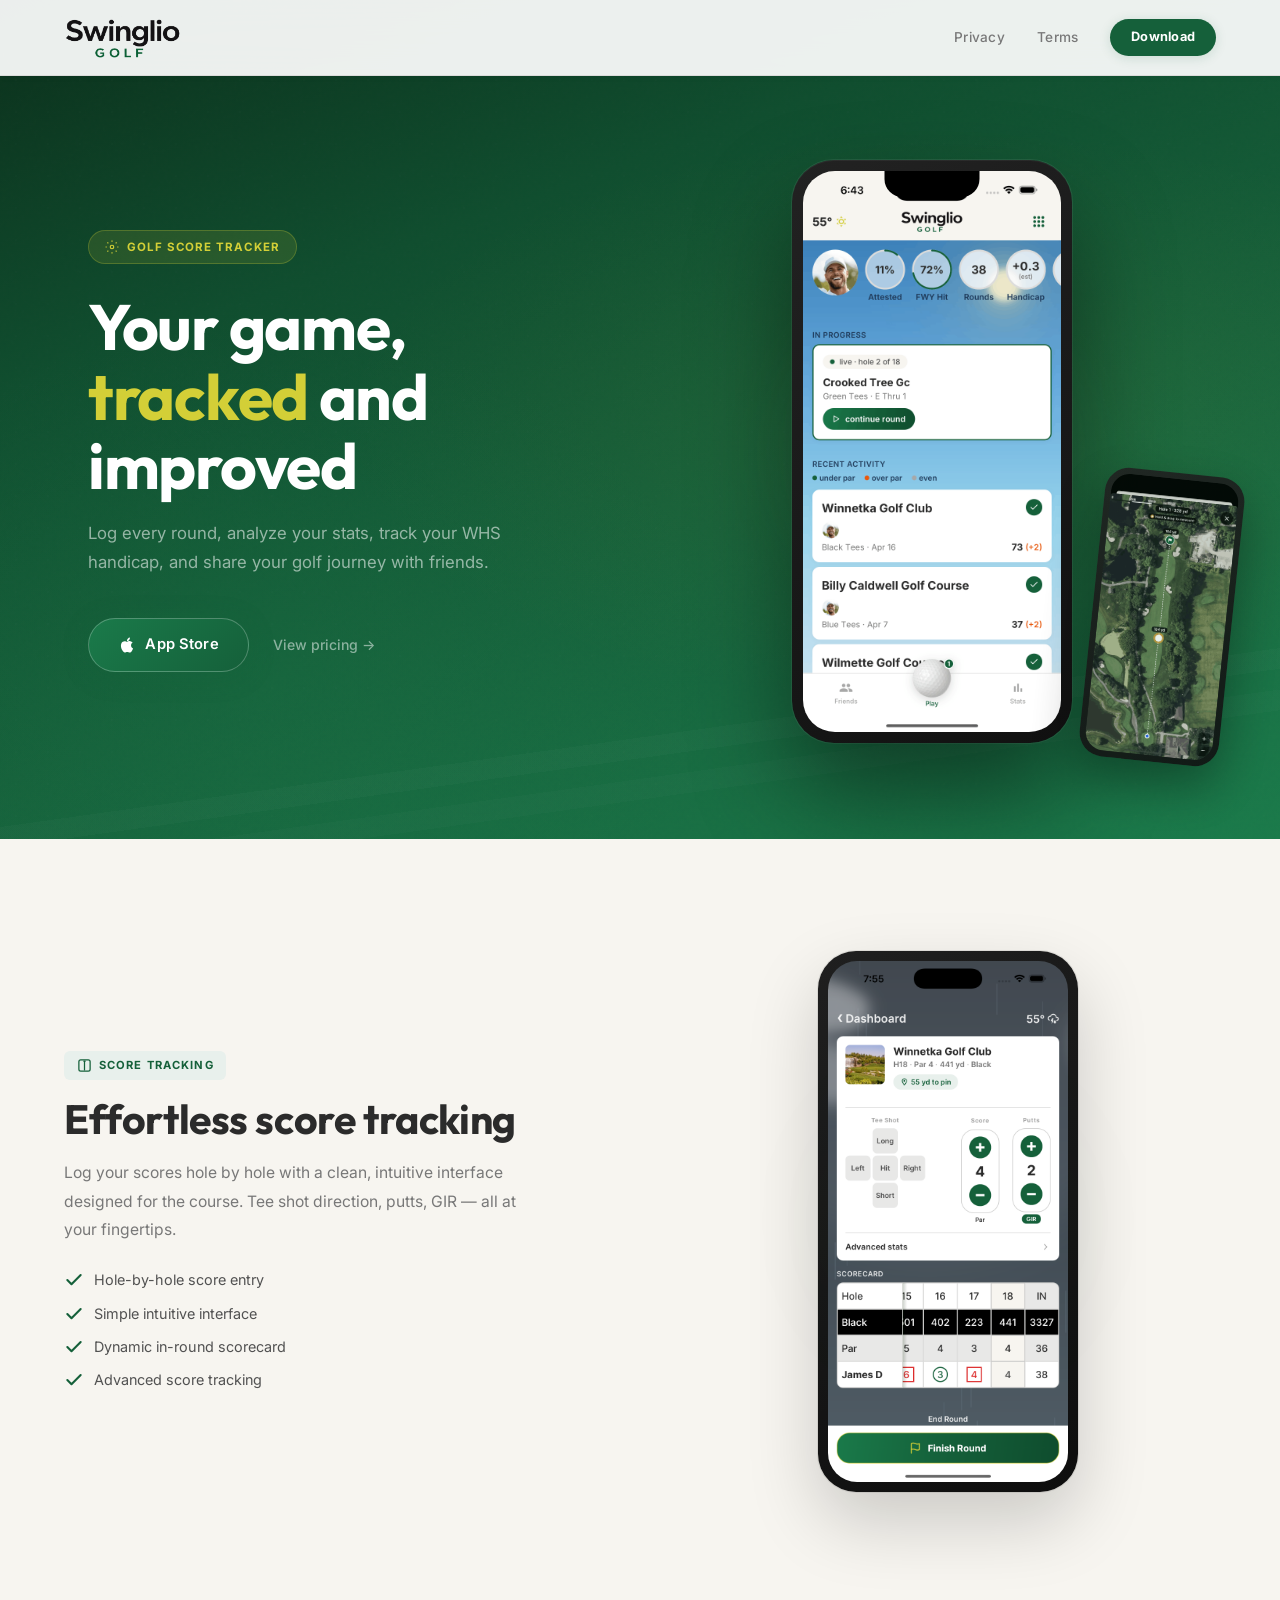
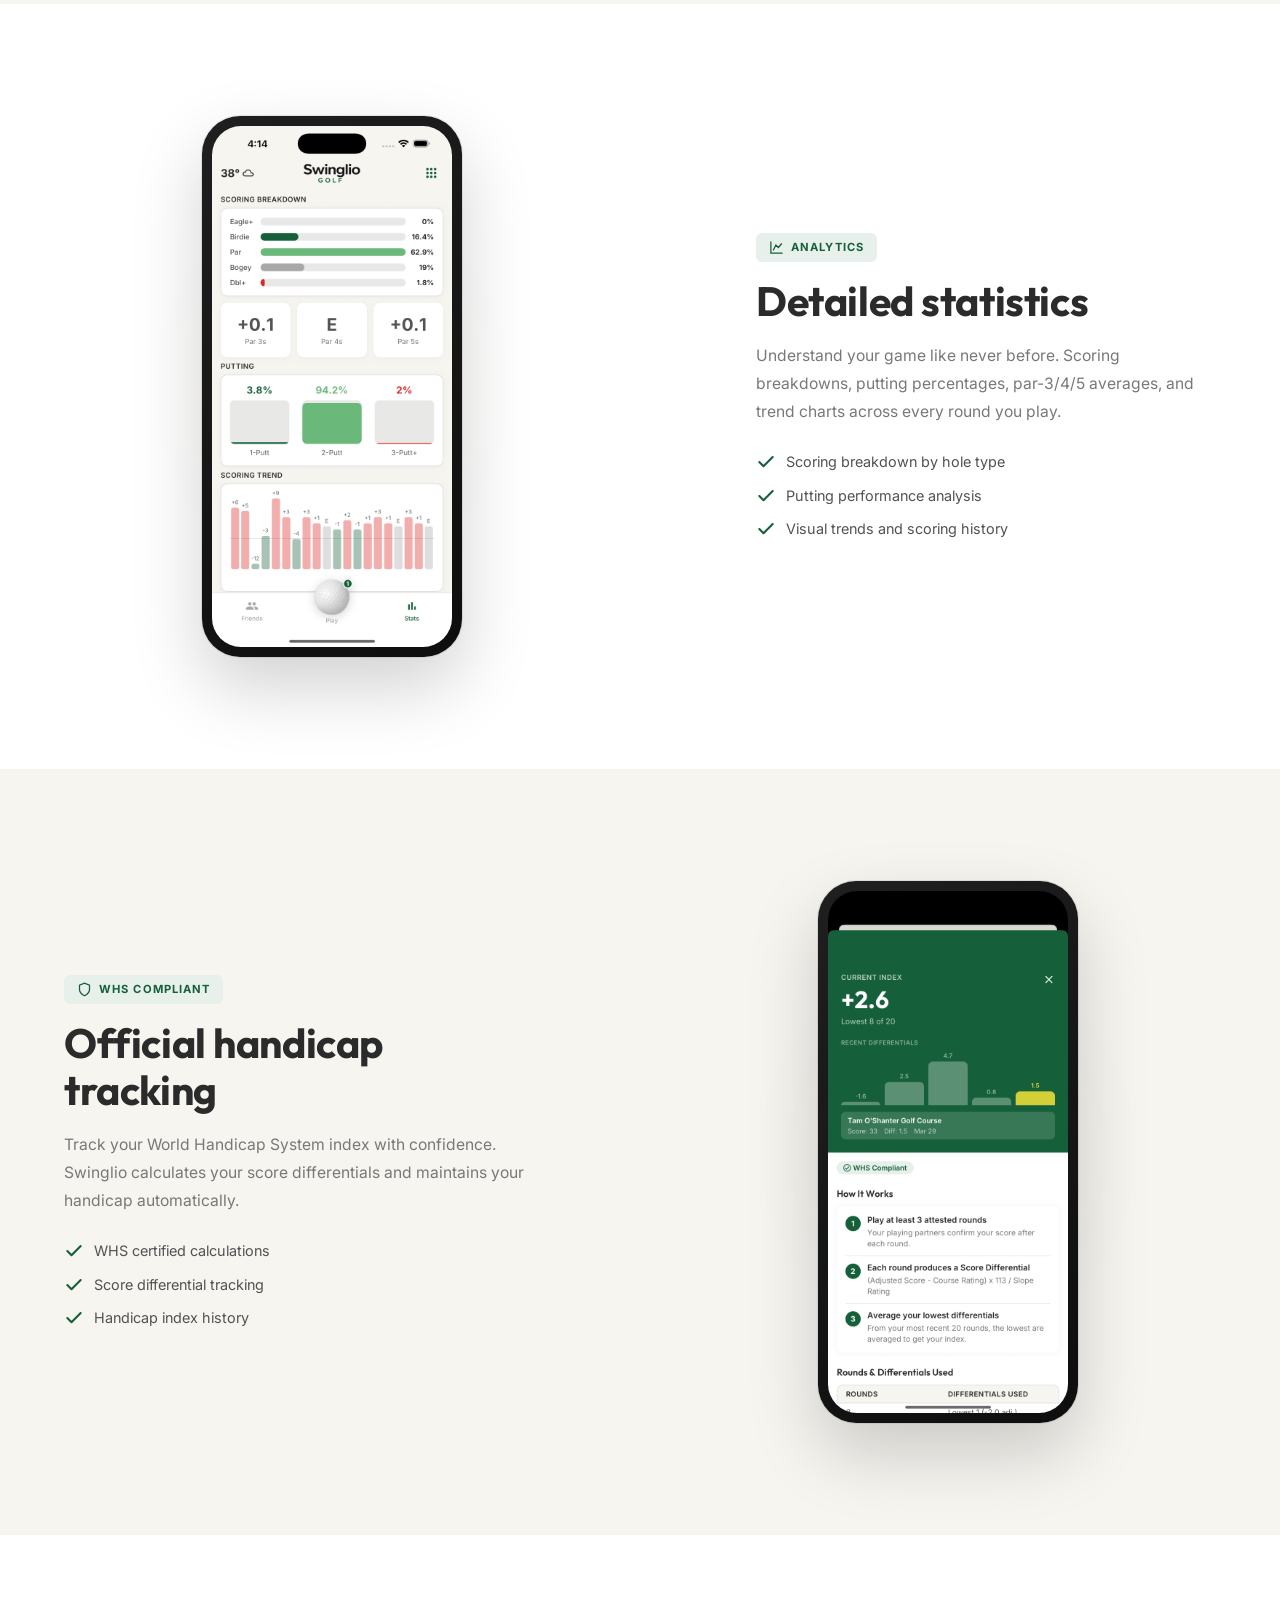
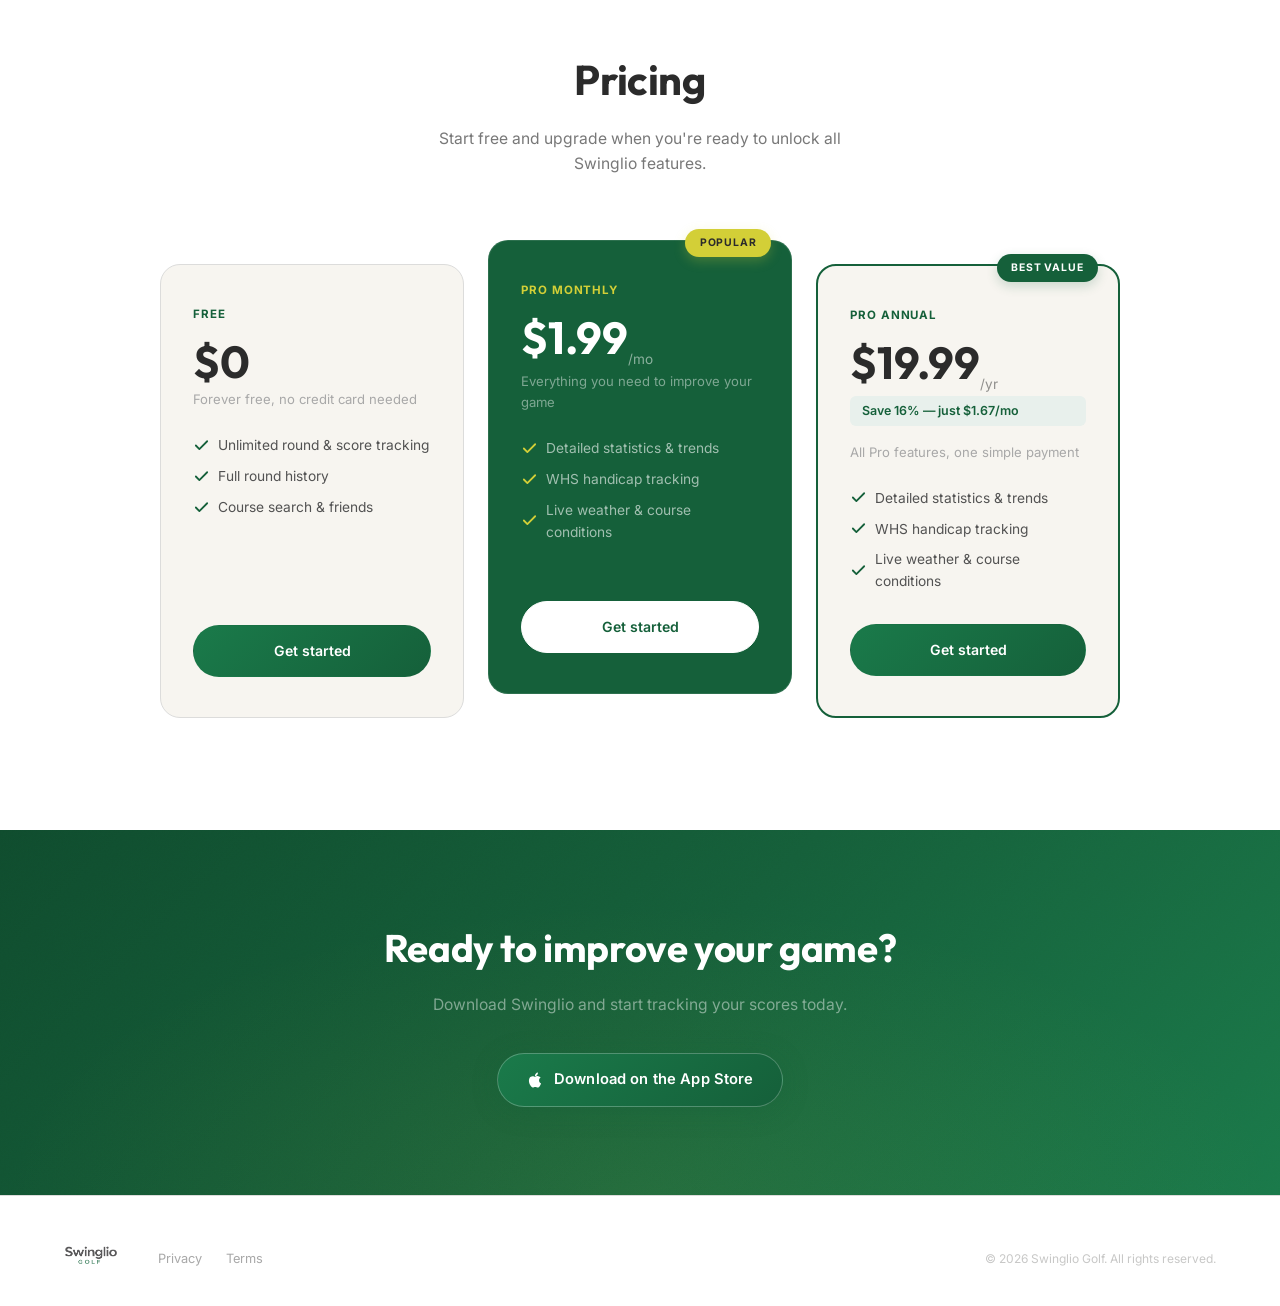
<file: index.html>
<!DOCTYPE html>
<html lang="en">
<head>
<meta charset="UTF-8">
<meta name="viewport" content="width=device-width, initial-scale=1.0">
<title>Swinglio Golf — Track and Improve Your Golf Scores</title>
<meta name="description" content="Swinglio Golf helps you track scores, analyze statistics, and share your golf journey with friends.">
<meta name="robots" content="index, follow">
<link rel="canonical" href="https://swinglio.com/">
<link rel="icon" type="image/png" href="assets/images/appIcon.png">
<!-- Open Graph -->
<meta property="og:type" content="website">
<meta property="og:url" content="https://swinglio.com/">
<meta property="og:title" content="Swinglio Golf — Track and Improve Your Golf Scores">
<meta property="og:description" content="Log every round, analyze your stats, track your WHS handicap, and share your golf journey with friends.">
<meta property="og:image" content="https://swinglio.com/assets/images/appIcon.png">
<!-- Twitter Card -->
<meta name="twitter:card" content="summary">
<meta name="twitter:title" content="Swinglio Golf — Track and Improve Your Golf Scores">
<meta name="twitter:description" content="Log every round, analyze your stats, track your WHS handicap, and share your golf journey with friends.">
<meta name="twitter:image" content="https://swinglio.com/assets/images/appIcon.png">
<!-- Structured Data -->
<script type="application/ld+json">
{
  "@context": "https://schema.org",
  "@type": "MobileApplication",
  "name": "Swinglio Golf",
  "description": "Log every round, analyze your stats, track your WHS handicap, and share your golf journey with friends.",
  "operatingSystem": "iOS",
  "applicationCategory": "SportsApplication",
  "url": "https://swinglio.com/",
  "installUrl": "https://apps.apple.com/us/app/swinglio/id6761574805",
  "offers": {
    "@type": "Offer",
    "price": "0",
    "priceCurrency": "USD"
  }
}
</script>
<link rel="preconnect" href="https://fonts.googleapis.com">
<link rel="preconnect" href="https://fonts.gstatic.com" crossorigin>
<link href="https://fonts.googleapis.com/css2?family=Inter:wght@400;500;600;700&family=Outfit:wght@400;600;700&display=swap" rel="stylesheet">
<link rel="stylesheet" href="/styles.css">
</head>
<body>

<!-- NAV -->
<nav class="nav">
  <div class="nav-inner">
    <a href="/" class="nav-logo"><img src="assets/images/brand.png" alt="Swinglio Golf"></a>
    <div class="nav-links">
      <a href="/privacy">Privacy</a>
      <a href="/terms">Terms</a>
      <a href="https://apps.apple.com/us/app/swinglio/id6761574805" class="nav-cta" target="_blank" rel="noopener">Download</a>
    </div>
  </div>
</nav>

<!-- HERO -->
<section class="hero">
  <div class="hero-stripe"></div>
  <div class="fairway-texture"></div>
  <div class="hero-inner">
    <div class="hero-text">
      <div class="hero-badge">
        <svg viewBox="0 0 24 24" fill="none" stroke="currentColor" stroke-width="2"><circle cx="12" cy="12" r="3"/><path d="M12 1v2m0 18v2M4.22 4.22l1.42 1.42m12.72 12.72 1.42 1.42M1 12h2m18 0h2M4.22 19.78l1.42-1.42M18.36 5.64l1.42-1.42"/></svg>
        Golf Score Tracker
      </div>
      <h1>Your game, <em>tracked</em> and improved</h1>
      <p>Log every round, analyze your stats, track your WHS handicap, and share your golf journey with friends.</p>
      <div class="hero-actions">
        <a href="https://apps.apple.com/us/app/swinglio/id6761574805" class="btn-primary" target="_blank" rel="noopener">
          <svg viewBox="0 0 24 24" fill="currentColor"><path d="M18.71 19.5c-.83 1.24-1.71 2.45-3.05 2.47-1.34.03-1.77-.79-3.29-.79-1.53 0-2 .77-3.27.82-1.31.05-2.3-1.32-3.14-2.53C4.25 17 2.94 12.45 4.7 9.39c.87-1.52 2.43-2.48 4.12-2.51 1.28-.02 2.5.87 3.29.87.78 0 2.26-1.07 3.8-.91.65.03 2.47.26 3.64 1.98-.09.06-2.17 1.28-2.15 3.81.03 3.02 2.65 4.03 2.68 4.04-.03.07-.42 1.44-1.38 2.83M13 3.5c.73-.83 1.94-1.46 2.94-1.5.13 1.17-.34 2.35-1.04 3.19-.69.85-1.83 1.51-2.95 1.42-.15-1.15.41-2.35 1.05-3.11z"/></svg>
          App Store
        </a>
        <a href="#pricing" class="btn-secondary">View pricing &rarr;</a>
      </div>
    </div>
    <div class="hero-visual">
      <div class="phone-glow"></div>
      <div class="phone-mockup">
        <div class="phone-notch"></div>
        <div class="phone-screen">
          <img src="assets/images/dashboard1.png" alt="Swinglio dashboard showing stats, in-progress round, and recent activity">
        </div>
      </div>
      <div class="hero-phone-secondary">
        <div class="phone-screen-sm">
          <img src="assets/images/gps1.png" alt="Swinglio stats overview">
        </div>
      </div>
    </div>
  </div>
</section>

<!-- FEATURES -->
<div class="features">

  <!-- Feature 1: Score Tracking -->
  <section class="feature-section">
    <div class="feature-inner">
      <div class="feature-text fade-up">
        <div class="feature-label">
          <svg viewBox="0 0 24 24" fill="none" stroke="currentColor" stroke-width="2" stroke-linecap="round"><path d="M11 5h2m-1 0v14"/><rect x="3" y="3" width="18" height="18" rx="3"/></svg>
          Score Tracking
        </div>
        <h2>Effortless score tracking</h2>
        <p>Log your scores hole by hole with a clean, intuitive interface designed for the course. Tee shot direction, putts, GIR — all at your fingertips.</p>
        <ul class="feature-list">
          <li><svg viewBox="0 0 24 24" fill="none" stroke="currentColor" stroke-width="2.5" stroke-linecap="round" stroke-linejoin="round"><polyline points="20 6 9 17 4 12"/></svg>Hole-by-hole score entry</li>
          <li><svg viewBox="0 0 24 24" fill="none" stroke="currentColor" stroke-width="2.5" stroke-linecap="round" stroke-linejoin="round"><polyline points="20 6 9 17 4 12"/></svg>Simple intuitive interface</li>
          <li><svg viewBox="0 0 24 24" fill="none" stroke="currentColor" stroke-width="2.5" stroke-linecap="round" stroke-linejoin="round"><polyline points="20 6 9 17 4 12"/></svg>Dynamic in-round scorecard</li>
          <li><svg viewBox="0 0 24 24" fill="none" stroke="currentColor" stroke-width="2.5" stroke-linecap="round" stroke-linejoin="round"><polyline points="20 6 9 17 4 12"/></svg>Advanced score tracking</li>
        </ul>
      </div>
      <div class="feature-visual fade-up fade-up-delay">
        <div class="feature-glow feature-glow-green" style="top:50%;left:50%;transform:translate(-50%,-50%)"></div>
        <div class="feature-phone">
          <div class="phone-screen">
            <img src="assets/images/gameplay2.png" alt="Score tracking screen showing hole-by-hole entry with tee shot, score, and putts">
          </div>
        </div>
      </div>
    </div>
  </section>

  <!-- Feature 2: Statistics -->
  <section class="feature-section">
    <div class="feature-inner reverse">
      <div class="feature-text fade-up">
        <div class="feature-label">
          <svg viewBox="0 0 24 24" fill="none" stroke="currentColor" stroke-width="2" stroke-linecap="round"><path d="M3 3v18h18"/><path d="m7 16 4-8 4 4 5-6"/></svg>
          Analytics
        </div>
        <h2>Detailed statistics</h2>
        <p>Understand your game like never before. Scoring breakdowns, putting percentages, par-3/4/5 averages, and trend charts across every round you play.</p>
        <ul class="feature-list">
          <li><svg viewBox="0 0 24 24" fill="none" stroke="currentColor" stroke-width="2.5" stroke-linecap="round" stroke-linejoin="round"><polyline points="20 6 9 17 4 12"/></svg>Scoring breakdown by hole type</li>
          <li><svg viewBox="0 0 24 24" fill="none" stroke="currentColor" stroke-width="2.5" stroke-linecap="round" stroke-linejoin="round"><polyline points="20 6 9 17 4 12"/></svg>Putting performance analysis</li>
          <li><svg viewBox="0 0 24 24" fill="none" stroke="currentColor" stroke-width="2.5" stroke-linecap="round" stroke-linejoin="round"><polyline points="20 6 9 17 4 12"/></svg>Visual trends and scoring history</li>
        </ul>
      </div>
      <div class="feature-visual fade-up fade-up-delay">
        <div class="feature-glow feature-glow-gold" style="top:50%;left:50%;transform:translate(-50%,-50%)"></div>
        <div class="feature-phone">
          <div class="phone-screen">
            <img src="assets/images/stats2.png" alt="Statistics screen showing scoring breakdown, putting stats, and trend chart">
          </div>
        </div>
      </div>
    </div>
  </section>

  <!-- Feature 3: WHS Handicap -->
  <section class="feature-section">
    <div class="feature-inner">
      <div class="feature-text fade-up">
        <div class="feature-label">
          <svg viewBox="0 0 24 24" fill="none" stroke="currentColor" stroke-width="2" stroke-linecap="round"><path d="M12 22s8-4 8-10V5l-8-3-8 3v7c0 6 8 10 8 10z"/></svg>
          WHS Compliant
        </div>
        <h2>Official handicap tracking</h2>
        <p>Track your World Handicap System index with confidence. Swinglio calculates your score differentials and maintains your handicap automatically.</p>
        <ul class="feature-list">
          <li><svg viewBox="0 0 24 24" fill="none" stroke="currentColor" stroke-width="2.5" stroke-linecap="round" stroke-linejoin="round"><polyline points="20 6 9 17 4 12"/></svg>WHS certified calculations</li>
          <li><svg viewBox="0 0 24 24" fill="none" stroke="currentColor" stroke-width="2.5" stroke-linecap="round" stroke-linejoin="round"><polyline points="20 6 9 17 4 12"/></svg>Score differential tracking</li>
          <li><svg viewBox="0 0 24 24" fill="none" stroke="currentColor" stroke-width="2.5" stroke-linecap="round" stroke-linejoin="round"><polyline points="20 6 9 17 4 12"/></svg>Handicap index history</li>
        </ul>
      </div>
      <div class="feature-visual fade-up fade-up-delay">
        <div class="feature-glow feature-glow-green" style="top:50%;left:50%;transform:translate(-50%,-50%)"></div>
        <div class="feature-phone">
          <div class="phone-screen">
            <img src="assets/images/whs_information.png" alt="WHS handicap index screen showing current index, differentials chart, and how it works">
          </div>
        </div>
      </div>
    </div>
  </section>

</div>

<!-- PRICING -->
<section class="pricing" id="pricing">
  <div class="pricing-inner">
    <h2>Pricing</h2>
    <p>Start free and upgrade when you're ready to unlock all Swinglio features.</p>
    <div class="pricing-cards">
      <!-- Free -->
      <div class="pricing-card free fade-up">
        <div class="pricing-card-label">Free</div>
        <div class="pricing-card-price">$0</div>
        <div class="pricing-card-desc">Forever free, no credit card needed</div>
        <ul class="pricing-card-features">
          <li><svg viewBox="0 0 24 24" fill="none" stroke="currentColor" stroke-width="2.5" stroke-linecap="round" stroke-linejoin="round"><polyline points="20 6 9 17 4 12"/></svg>Unlimited round & score tracking</li>
          <li><svg viewBox="0 0 24 24" fill="none" stroke="currentColor" stroke-width="2.5" stroke-linecap="round" stroke-linejoin="round"><polyline points="20 6 9 17 4 12"/></svg>Full round history</li>
          <li><svg viewBox="0 0 24 24" fill="none" stroke="currentColor" stroke-width="2.5" stroke-linecap="round" stroke-linejoin="round"><polyline points="20 6 9 17 4 12"/></svg>Course search &amp; friends</li>
        </ul>
        <a href="#" class="pricing-btn pricing-btn-fill">Get started</a>
      </div>
      <!-- Monthly -->
      <div class="pricing-card featured fade-up fade-up-delay">
        <div class="pricing-card-badge">Popular</div>
        <div class="pricing-card-label">Pro Monthly</div>
        <div class="pricing-card-price">$1.99<sub>/mo</sub></div>
        <div class="pricing-card-desc">Everything you need to improve your game</div>
        <ul class="pricing-card-features">
          <li><svg viewBox="0 0 24 24" fill="none" stroke="currentColor" stroke-width="2.5" stroke-linecap="round" stroke-linejoin="round"><polyline points="20 6 9 17 4 12"/></svg>Detailed statistics &amp; trends</li>
          <li><svg viewBox="0 0 24 24" fill="none" stroke="currentColor" stroke-width="2.5" stroke-linecap="round" stroke-linejoin="round"><polyline points="20 6 9 17 4 12"/></svg>WHS handicap tracking</li>
          <li><svg viewBox="0 0 24 24" fill="none" stroke="currentColor" stroke-width="2.5" stroke-linecap="round" stroke-linejoin="round"><polyline points="20 6 9 17 4 12"/></svg>Live weather &amp; course conditions</li>
        </ul>
        <a href="#" class="pricing-btn pricing-btn-outline">Get started</a>
      </div>
      <!-- Annual -->
      <div class="pricing-card annual fade-up fade-up-delay-2">
        <div class="pricing-card-badge annual-badge">Best Value</div>
        <div class="pricing-card-label">Pro Annual</div>
        <div class="pricing-card-price">$19.99<sub>/yr</sub></div>
        <div class="pricing-card-savings">Save 16% &mdash; just $1.67/mo</div>
        <div class="pricing-card-desc">All Pro features, one simple payment</div>
        <ul class="pricing-card-features">
          <li><svg viewBox="0 0 24 24" fill="none" stroke="currentColor" stroke-width="2.5" stroke-linecap="round" stroke-linejoin="round"><polyline points="20 6 9 17 4 12"/></svg>Detailed statistics &amp; trends</li>
          <li><svg viewBox="0 0 24 24" fill="none" stroke="currentColor" stroke-width="2.5" stroke-linecap="round" stroke-linejoin="round"><polyline points="20 6 9 17 4 12"/></svg>WHS handicap tracking</li>
          <li><svg viewBox="0 0 24 24" fill="none" stroke="currentColor" stroke-width="2.5" stroke-linecap="round" stroke-linejoin="round"><polyline points="20 6 9 17 4 12"/></svg>Live weather &amp; course conditions</li>
        </ul>
        <a href="#" class="pricing-btn pricing-btn-fill">Get started</a>
      </div>
    </div>
  </div>
</section>

<!-- CTA BAND -->
<section class="cta-band">
  <div class="fairway-texture"></div>
  <h2>Ready to improve your game?</h2>
  <p>Download Swinglio and start tracking your scores today.</p>
  <a href="https://apps.apple.com/us/app/swinglio/id6761574805" class="btn-primary" style="position:relative" target="_blank" rel="noopener">
    <svg viewBox="0 0 24 24" fill="currentColor" width="20" height="20"><path d="M18.71 19.5c-.83 1.24-1.71 2.45-3.05 2.47-1.34.03-1.77-.79-3.29-.79-1.53 0-2 .77-3.27.82-1.31.05-2.3-1.32-3.14-2.53C4.25 17 2.94 12.45 4.7 9.39c.87-1.52 2.43-2.48 4.12-2.51 1.28-.02 2.5.87 3.29.87.78 0 2.26-1.07 3.8-.91.65.03 2.47.26 3.64 1.98-.09.06-2.17 1.28-2.15 3.81.03 3.02 2.65 4.03 2.68 4.04-.03.07-.42 1.44-1.38 2.83M13 3.5c.73-.83 1.94-1.46 2.94-1.5.13 1.17-.34 2.35-1.04 3.19-.69.85-1.83 1.51-2.95 1.42-.15-1.15.41-2.35 1.05-3.11z"/></svg>
    Download on the App Store
  </a>
</section>

<!-- FOOTER -->
<footer class="footer">
  <div class="footer-inner">
    <div class="footer-left">
      <a href="/" class="footer-logo"><img src="assets/images/brand.png" alt="Swinglio Golf"></a>
      <div class="footer-links">
        <a href="/privacy">Privacy</a>
        <a href="/terms">Terms</a>
      </div>
    </div>
    <div class="footer-copy">&copy; 2026 Swinglio Golf. All rights reserved.</div>
  </div>
</footer>

<!-- Scroll reveal -->
<script>
const observer = new IntersectionObserver((entries) => {
  entries.forEach(entry => {
    if (entry.isIntersecting) {
      entry.target.classList.add('visible');
      observer.unobserve(entry.target);
    }
  });
}, { threshold: 0.12, rootMargin: '0px 0px -40px 0px' });
document.querySelectorAll('.fade-up').forEach(el => observer.observe(el));
</script>
</body>
</html>
</file>
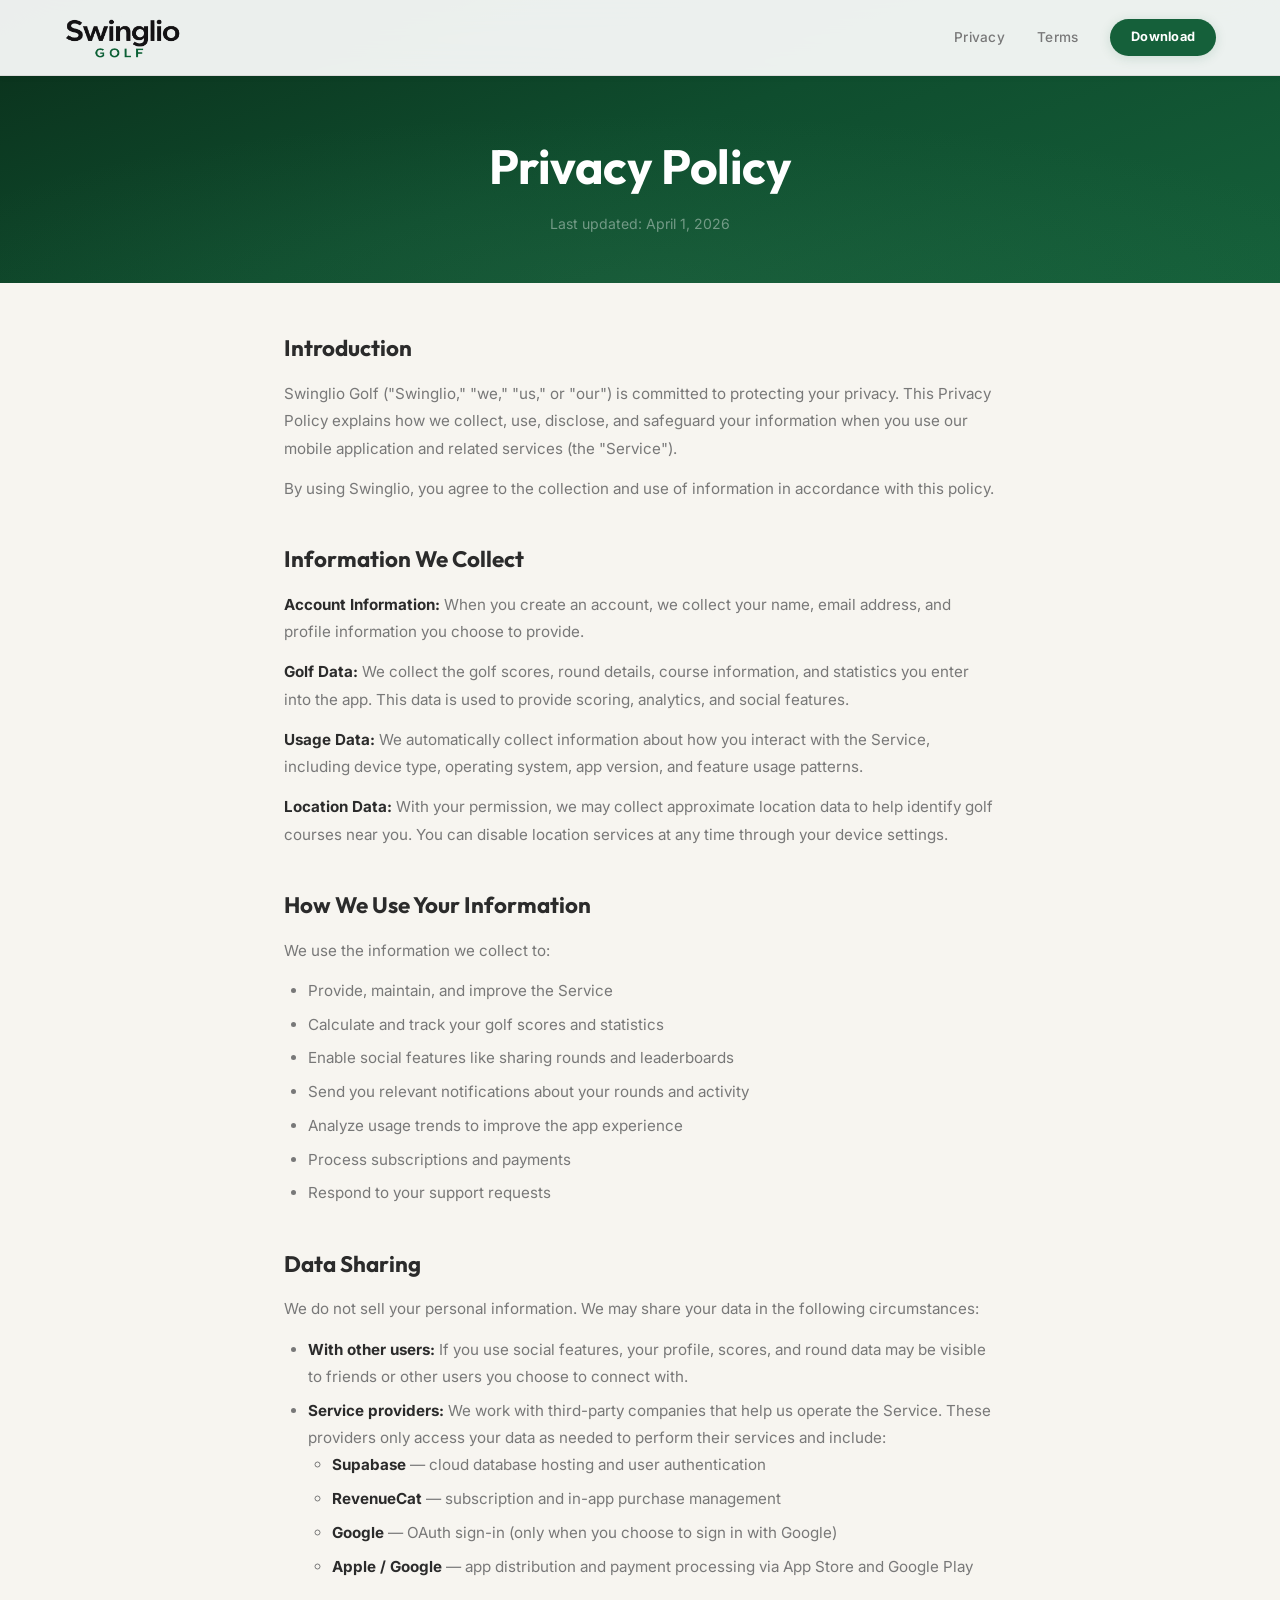
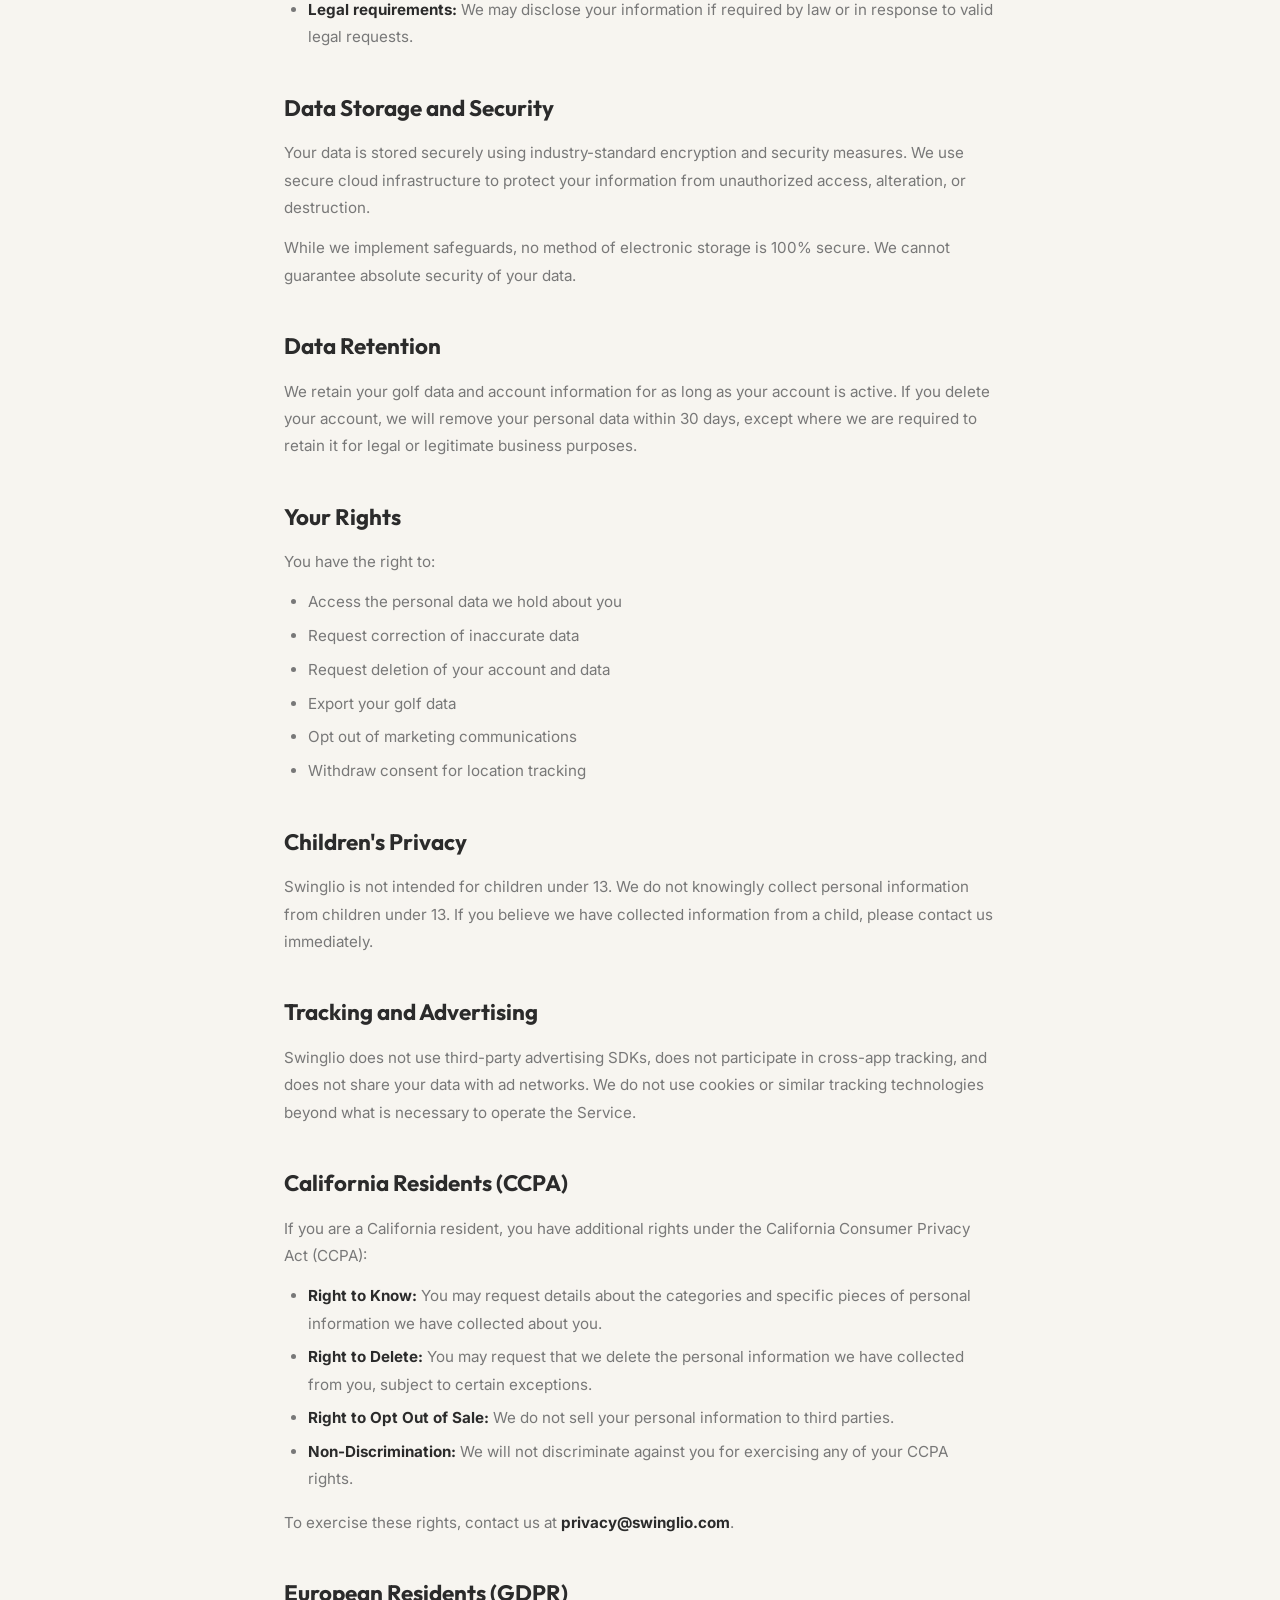
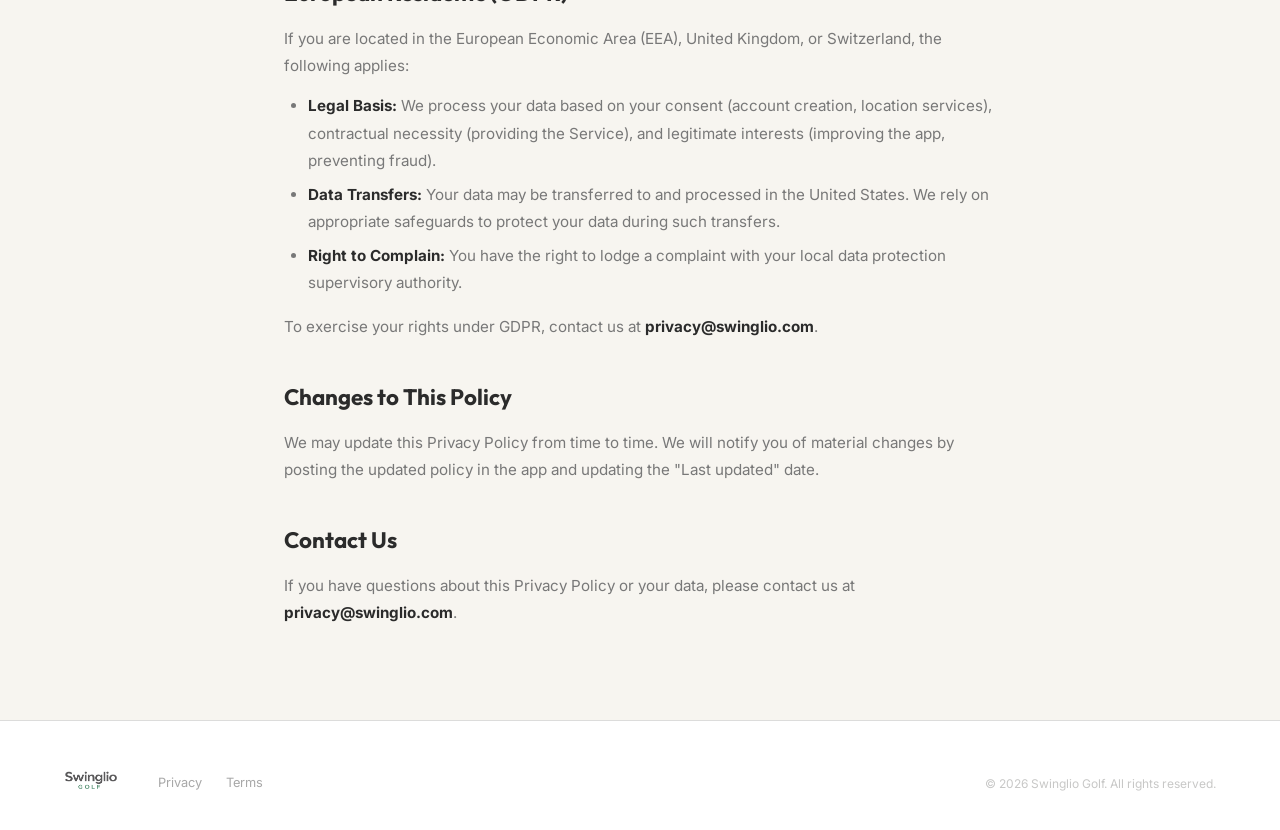
<file: privacy/index.html>
<!DOCTYPE html>
<html lang="en">
<head>
<meta charset="UTF-8">
<meta name="viewport" content="width=device-width, initial-scale=1.0">
<title>Privacy Policy — Swinglio Golf</title>
<meta name="description" content="Swinglio Golf privacy policy. Learn how we collect, use, and protect your data.">
<meta name="robots" content="index, follow">
<link rel="canonical" href="https://swinglio.com/privacy/">
<link rel="icon" type="image/png" href="/assets/images/appIcon.png">
<!-- Open Graph -->
<meta property="og:type" content="website">
<meta property="og:url" content="https://swinglio.com/privacy/">
<meta property="og:title" content="Privacy Policy — Swinglio Golf">
<meta property="og:description" content="Swinglio Golf privacy policy. Learn how we collect, use, and protect your data.">
<meta property="og:image" content="https://swinglio.com/assets/images/appIcon.png">
<!-- Twitter Card -->
<meta name="twitter:card" content="summary">
<meta name="twitter:title" content="Privacy Policy — Swinglio Golf">
<meta name="twitter:description" content="Swinglio Golf privacy policy. Learn how we collect, use, and protect your data.">
<meta name="twitter:image" content="https://swinglio.com/assets/images/appIcon.png">
<link rel="preconnect" href="https://fonts.googleapis.com">
<link rel="preconnect" href="https://fonts.gstatic.com" crossorigin>
<link href="https://fonts.googleapis.com/css2?family=Inter:wght@400;500;600;700&family=Outfit:wght@400;600;700&display=swap" rel="stylesheet">
<link rel="stylesheet" href="/styles.css">
</head>
<body>

<nav class="nav">
  <div class="nav-inner">
    <a href="/" class="nav-logo"><img src="/assets/images/brand.png" alt="Swinglio Golf"></a>
    <div class="nav-links">
      <a href="/privacy">Privacy</a>
      <a href="/terms">Terms</a>
      <a href="#" class="nav-cta">Download</a>
    </div>
  </div>
</nav>

<header class="page-header">
  <h1>Privacy Policy</h1>
  <p>Last updated: April 1, 2026</p>
</header>

<main class="content">

  <h2>Introduction</h2>
  <p>Swinglio Golf ("Swinglio," "we," "us," or "our") is committed to protecting your privacy. This Privacy Policy explains how we collect, use, disclose, and safeguard your information when you use our mobile application and related services (the "Service").</p>
  <p>By using Swinglio, you agree to the collection and use of information in accordance with this policy.</p>

  <h2>Information We Collect</h2>
  <p><strong>Account Information:</strong> When you create an account, we collect your name, email address, and profile information you choose to provide.</p>
  <p><strong>Golf Data:</strong> We collect the golf scores, round details, course information, and statistics you enter into the app. This data is used to provide scoring, analytics, and social features.</p>
  <p><strong>Usage Data:</strong> We automatically collect information about how you interact with the Service, including device type, operating system, app version, and feature usage patterns.</p>
  <p><strong>Location Data:</strong> With your permission, we may collect approximate location data to help identify golf courses near you. You can disable location services at any time through your device settings.</p>

  <h2>How We Use Your Information</h2>
  <p>We use the information we collect to:</p>
  <ul>
    <li>Provide, maintain, and improve the Service</li>
    <li>Calculate and track your golf scores and statistics</li>
    <li>Enable social features like sharing rounds and leaderboards</li>
    <li>Send you relevant notifications about your rounds and activity</li>
    <li>Analyze usage trends to improve the app experience</li>
    <li>Process subscriptions and payments</li>
    <li>Respond to your support requests</li>
  </ul>

  <h2>Data Sharing</h2>
  <p>We do not sell your personal information. We may share your data in the following circumstances:</p>
  <ul>
    <li><strong>With other users:</strong> If you use social features, your profile, scores, and round data may be visible to friends or other users you choose to connect with.</li>
    <li><strong>Service providers:</strong> We work with third-party companies that help us operate the Service. These providers only access your data as needed to perform their services and include:
      <ul>
        <li><strong>Supabase</strong> — cloud database hosting and user authentication</li>
        <li><strong>RevenueCat</strong> — subscription and in-app purchase management</li>
        <li><strong>Google</strong> — OAuth sign-in (only when you choose to sign in with Google)</li>
        <li><strong>Apple / Google</strong> — app distribution and payment processing via App Store and Google Play</li>
      </ul>
    </li>
    <li><strong>Legal requirements:</strong> We may disclose your information if required by law or in response to valid legal requests.</li>
  </ul>

  <h2>Data Storage and Security</h2>
  <p>Your data is stored securely using industry-standard encryption and security measures. We use secure cloud infrastructure to protect your information from unauthorized access, alteration, or destruction.</p>
  <p>While we implement safeguards, no method of electronic storage is 100% secure. We cannot guarantee absolute security of your data.</p>

  <h2>Data Retention</h2>
  <p>We retain your golf data and account information for as long as your account is active. If you delete your account, we will remove your personal data within 30 days, except where we are required to retain it for legal or legitimate business purposes.</p>

  <h2>Your Rights</h2>
  <p>You have the right to:</p>
  <ul>
    <li>Access the personal data we hold about you</li>
    <li>Request correction of inaccurate data</li>
    <li>Request deletion of your account and data</li>
    <li>Export your golf data</li>
    <li>Opt out of marketing communications</li>
    <li>Withdraw consent for location tracking</li>
  </ul>

  <h2>Children's Privacy</h2>
  <p>Swinglio is not intended for children under 13. We do not knowingly collect personal information from children under 13. If you believe we have collected information from a child, please contact us immediately.</p>

  <h2>Tracking and Advertising</h2>
  <p>Swinglio does not use third-party advertising SDKs, does not participate in cross-app tracking, and does not share your data with ad networks. We do not use cookies or similar tracking technologies beyond what is necessary to operate the Service.</p>

  <h2>California Residents (CCPA)</h2>
  <p>If you are a California resident, you have additional rights under the California Consumer Privacy Act (CCPA):</p>
  <ul>
    <li><strong>Right to Know:</strong> You may request details about the categories and specific pieces of personal information we have collected about you.</li>
    <li><strong>Right to Delete:</strong> You may request that we delete the personal information we have collected from you, subject to certain exceptions.</li>
    <li><strong>Right to Opt Out of Sale:</strong> We do not sell your personal information to third parties.</li>
    <li><strong>Non-Discrimination:</strong> We will not discriminate against you for exercising any of your CCPA rights.</li>
  </ul>
  <p>To exercise these rights, contact us at <strong>privacy@swinglio.com</strong>.</p>

  <h2>European Residents (GDPR)</h2>
  <p>If you are located in the European Economic Area (EEA), United Kingdom, or Switzerland, the following applies:</p>
  <ul>
    <li><strong>Legal Basis:</strong> We process your data based on your consent (account creation, location services), contractual necessity (providing the Service), and legitimate interests (improving the app, preventing fraud).</li>
    <li><strong>Data Transfers:</strong> Your data may be transferred to and processed in the United States. We rely on appropriate safeguards to protect your data during such transfers.</li>
    <li><strong>Right to Complain:</strong> You have the right to lodge a complaint with your local data protection supervisory authority.</li>
  </ul>
  <p>To exercise your rights under GDPR, contact us at <strong>privacy@swinglio.com</strong>.</p>

  <h2>Changes to This Policy</h2>
  <p>We may update this Privacy Policy from time to time. We will notify you of material changes by posting the updated policy in the app and updating the "Last updated" date.</p>

  <h2>Contact Us</h2>
  <p>If you have questions about this Privacy Policy or your data, please contact us at <strong>privacy@swinglio.com</strong>.</p>

</main>

<footer class="footer">
  <div class="footer-inner">
    <div class="footer-left">
      <a href="/" class="footer-logo"><img src="/assets/images/brand.png" alt="Swinglio Golf"></a>
      <div class="footer-links">
        <a href="/privacy">Privacy</a>
        <a href="/terms">Terms</a>
      </div>
    </div>
    <div class="footer-copy">&copy; 2026 Swinglio Golf. All rights reserved.</div>
  </div>
</footer>

</body>
</html>
</file>
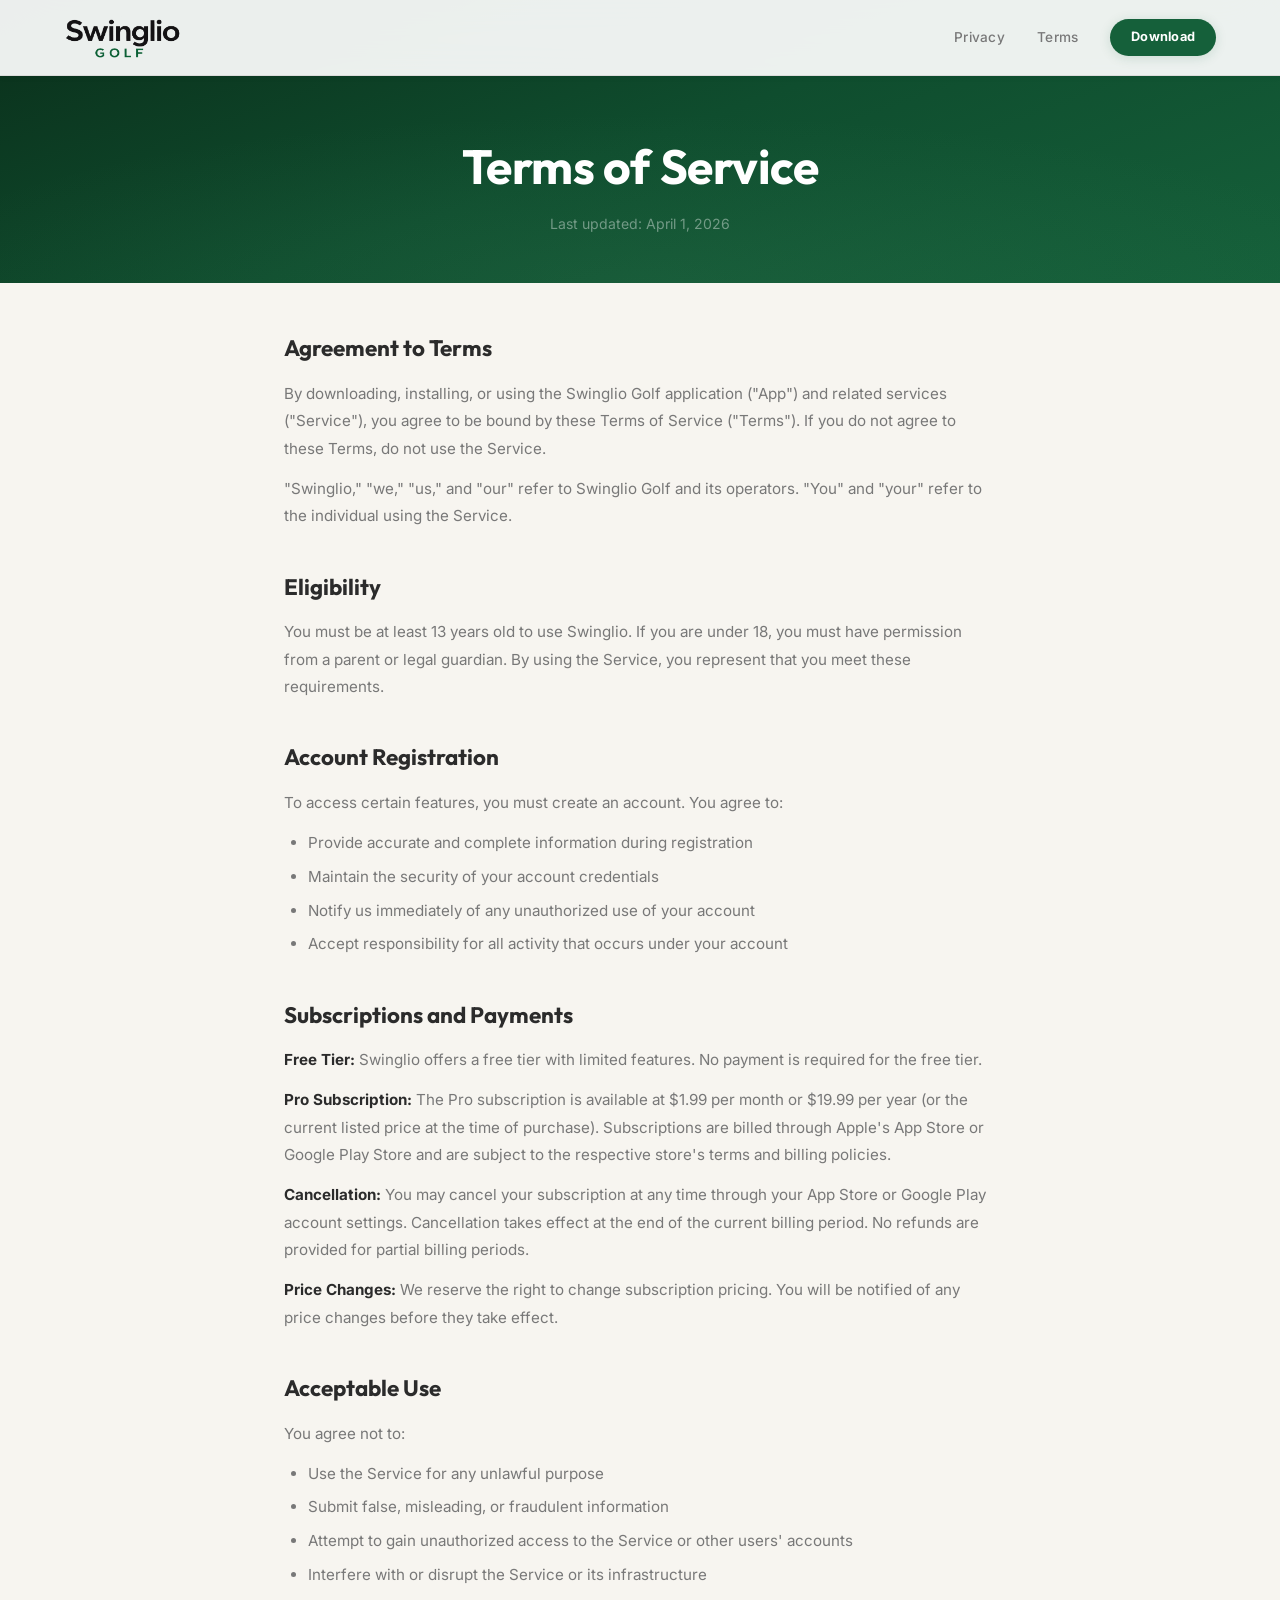
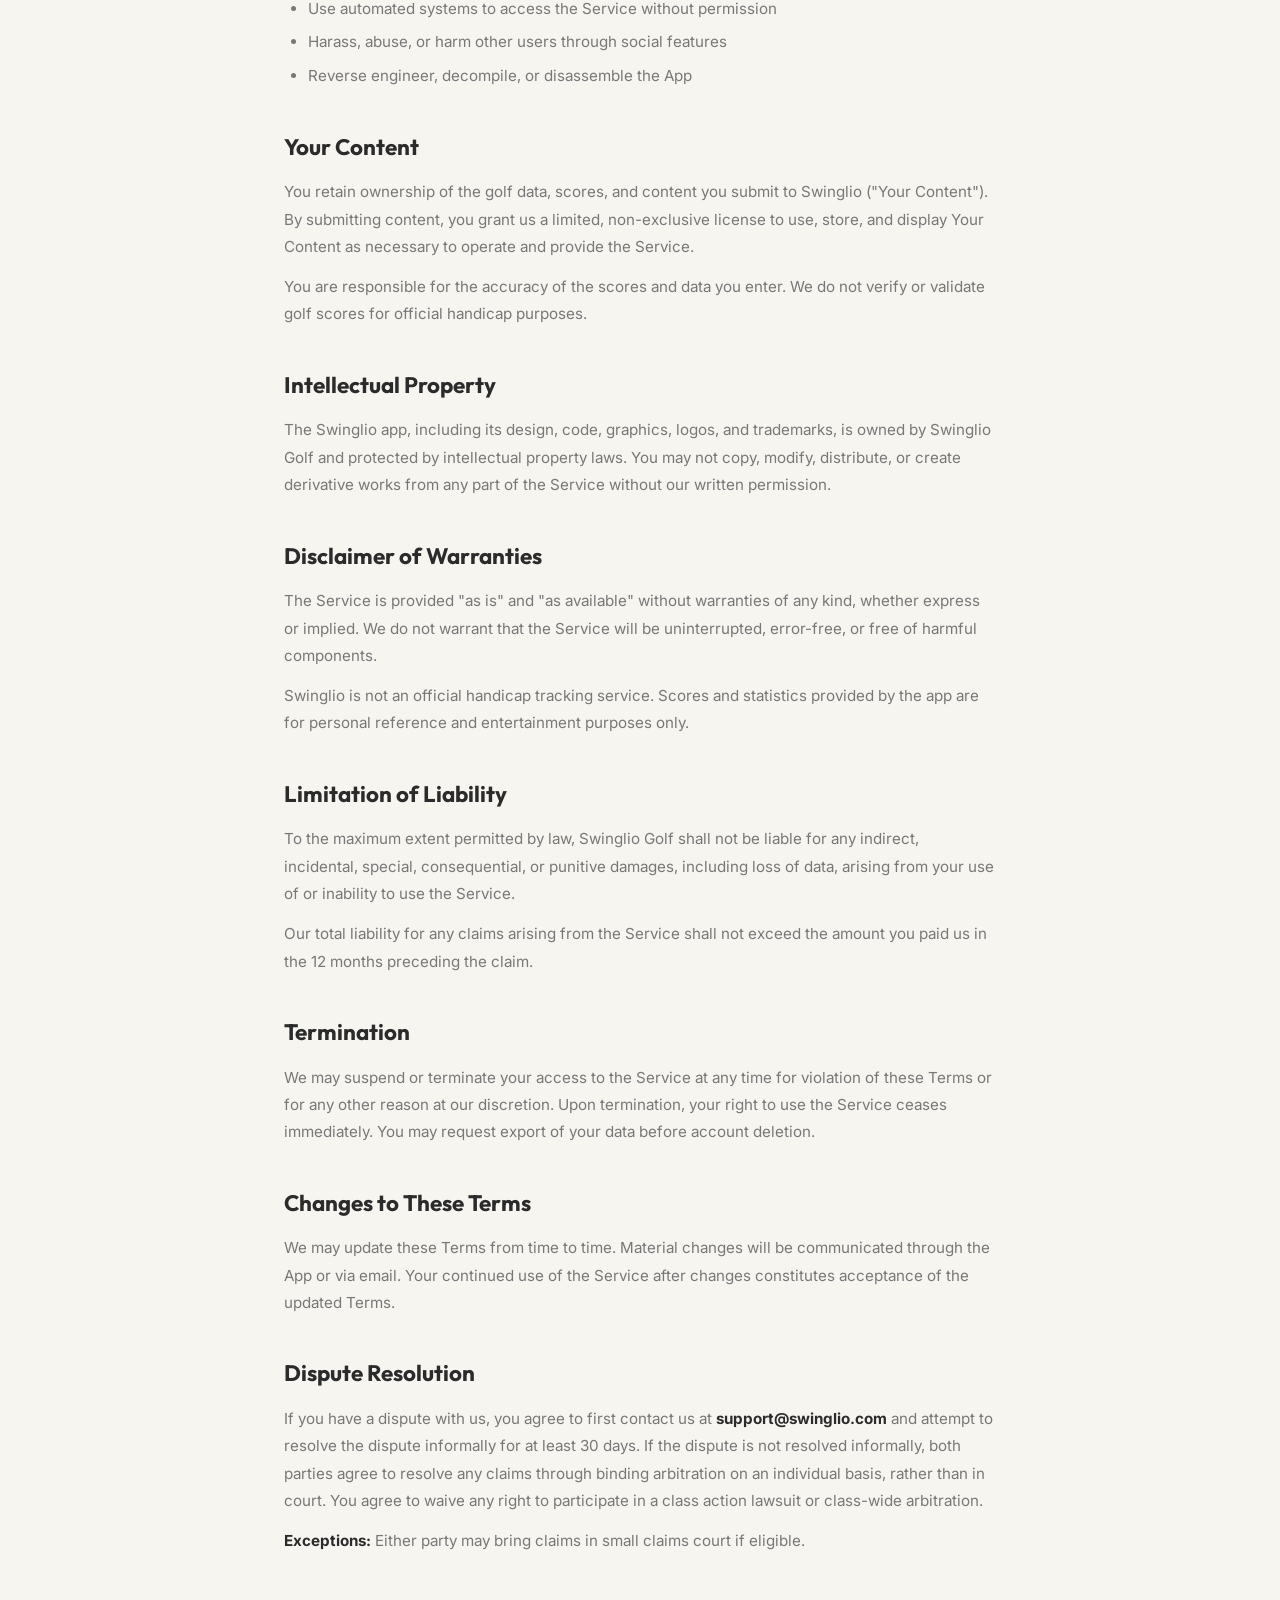
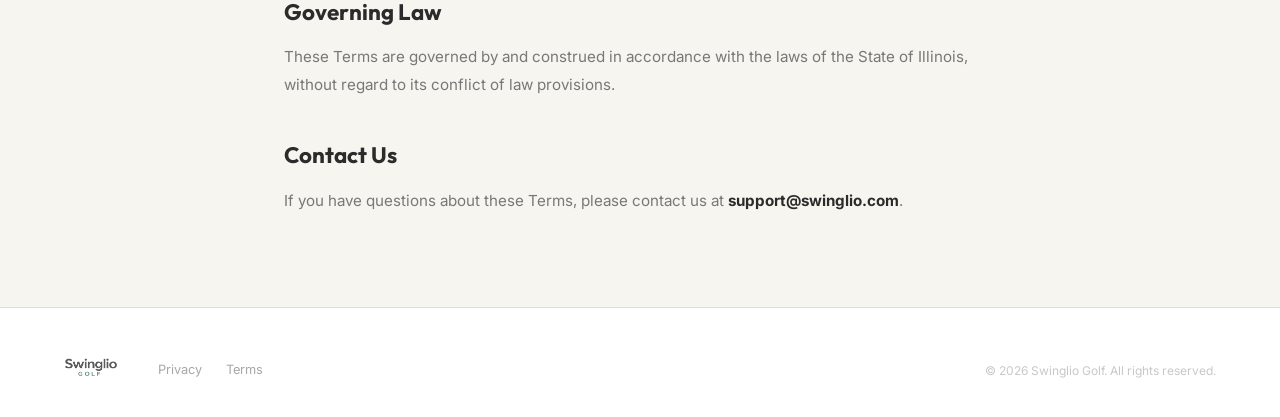
<file: terms/index.html>
<!DOCTYPE html>
<html lang="en">
<head>
<meta charset="UTF-8">
<meta name="viewport" content="width=device-width, initial-scale=1.0">
<title>Terms of Service — Swinglio Golf</title>
<meta name="description" content="Swinglio Golf terms of service. Read about the terms and conditions for using our app.">
<meta name="robots" content="index, follow">
<link rel="canonical" href="https://swinglio.com/terms/">
<link rel="icon" type="image/png" href="/assets/images/appIcon.png">
<!-- Open Graph -->
<meta property="og:type" content="website">
<meta property="og:url" content="https://swinglio.com/terms/">
<meta property="og:title" content="Terms of Service — Swinglio Golf">
<meta property="og:description" content="Swinglio Golf terms of service. Read about the terms and conditions for using our app.">
<meta property="og:image" content="https://swinglio.com/assets/images/appIcon.png">
<!-- Twitter Card -->
<meta name="twitter:card" content="summary">
<meta name="twitter:title" content="Terms of Service — Swinglio Golf">
<meta name="twitter:description" content="Swinglio Golf terms of service. Read about the terms and conditions for using our app.">
<meta name="twitter:image" content="https://swinglio.com/assets/images/appIcon.png">
<link rel="preconnect" href="https://fonts.googleapis.com">
<link rel="preconnect" href="https://fonts.gstatic.com" crossorigin>
<link href="https://fonts.googleapis.com/css2?family=Inter:wght@400;500;600;700&family=Outfit:wght@400;600;700&display=swap" rel="stylesheet">
<link rel="stylesheet" href="/styles.css">
</head>
<body>

<nav class="nav">
  <div class="nav-inner">
    <a href="/" class="nav-logo"><img src="/assets/images/brand.png" alt="Swinglio Golf"></a>
    <div class="nav-links">
      <a href="/privacy">Privacy</a>
      <a href="/terms">Terms</a>
      <a href="#" class="nav-cta">Download</a>
    </div>
  </div>
</nav>

<header class="page-header">
  <h1>Terms of Service</h1>
  <p>Last updated: April 1, 2026</p>
</header>

<main class="content">

  <h2>Agreement to Terms</h2>
  <p>By downloading, installing, or using the Swinglio Golf application ("App") and related services ("Service"), you agree to be bound by these Terms of Service ("Terms"). If you do not agree to these Terms, do not use the Service.</p>
  <p>"Swinglio," "we," "us," and "our" refer to Swinglio Golf and its operators. "You" and "your" refer to the individual using the Service.</p>

  <h2>Eligibility</h2>
  <p>You must be at least 13 years old to use Swinglio. If you are under 18, you must have permission from a parent or legal guardian. By using the Service, you represent that you meet these requirements.</p>

  <h2>Account Registration</h2>
  <p>To access certain features, you must create an account. You agree to:</p>
  <ul>
    <li>Provide accurate and complete information during registration</li>
    <li>Maintain the security of your account credentials</li>
    <li>Notify us immediately of any unauthorized use of your account</li>
    <li>Accept responsibility for all activity that occurs under your account</li>
  </ul>

  <h2>Subscriptions and Payments</h2>
  <p><strong>Free Tier:</strong> Swinglio offers a free tier with limited features. No payment is required for the free tier.</p>
  <p><strong>Pro Subscription:</strong> The Pro subscription is available at $1.99 per month or $19.99 per year (or the current listed price at the time of purchase). Subscriptions are billed through Apple's App Store or Google Play Store and are subject to the respective store's terms and billing policies.</p>
  <p><strong>Cancellation:</strong> You may cancel your subscription at any time through your App Store or Google Play account settings. Cancellation takes effect at the end of the current billing period. No refunds are provided for partial billing periods.</p>
  <p><strong>Price Changes:</strong> We reserve the right to change subscription pricing. You will be notified of any price changes before they take effect.</p>

  <h2>Acceptable Use</h2>
  <p>You agree not to:</p>
  <ul>
    <li>Use the Service for any unlawful purpose</li>
    <li>Submit false, misleading, or fraudulent information</li>
    <li>Attempt to gain unauthorized access to the Service or other users' accounts</li>
    <li>Interfere with or disrupt the Service or its infrastructure</li>
    <li>Use automated systems to access the Service without permission</li>
    <li>Harass, abuse, or harm other users through social features</li>
    <li>Reverse engineer, decompile, or disassemble the App</li>
  </ul>

  <h2>Your Content</h2>
  <p>You retain ownership of the golf data, scores, and content you submit to Swinglio ("Your Content"). By submitting content, you grant us a limited, non-exclusive license to use, store, and display Your Content as necessary to operate and provide the Service.</p>
  <p>You are responsible for the accuracy of the scores and data you enter. We do not verify or validate golf scores for official handicap purposes.</p>

  <h2>Intellectual Property</h2>
  <p>The Swinglio app, including its design, code, graphics, logos, and trademarks, is owned by Swinglio Golf and protected by intellectual property laws. You may not copy, modify, distribute, or create derivative works from any part of the Service without our written permission.</p>

  <h2>Disclaimer of Warranties</h2>
  <p>The Service is provided "as is" and "as available" without warranties of any kind, whether express or implied. We do not warrant that the Service will be uninterrupted, error-free, or free of harmful components.</p>
  <p>Swinglio is not an official handicap tracking service. Scores and statistics provided by the app are for personal reference and entertainment purposes only.</p>

  <h2>Limitation of Liability</h2>
  <p>To the maximum extent permitted by law, Swinglio Golf shall not be liable for any indirect, incidental, special, consequential, or punitive damages, including loss of data, arising from your use of or inability to use the Service.</p>
  <p>Our total liability for any claims arising from the Service shall not exceed the amount you paid us in the 12 months preceding the claim.</p>

  <h2>Termination</h2>
  <p>We may suspend or terminate your access to the Service at any time for violation of these Terms or for any other reason at our discretion. Upon termination, your right to use the Service ceases immediately. You may request export of your data before account deletion.</p>

  <h2>Changes to These Terms</h2>
  <p>We may update these Terms from time to time. Material changes will be communicated through the App or via email. Your continued use of the Service after changes constitutes acceptance of the updated Terms.</p>

  <h2>Dispute Resolution</h2>
  <p>If you have a dispute with us, you agree to first contact us at <strong>support@swinglio.com</strong> and attempt to resolve the dispute informally for at least 30 days. If the dispute is not resolved informally, both parties agree to resolve any claims through binding arbitration on an individual basis, rather than in court. You agree to waive any right to participate in a class action lawsuit or class-wide arbitration.</p>
  <p><strong>Exceptions:</strong> Either party may bring claims in small claims court if eligible.</p>

  <h2>Governing Law</h2>
  <p>These Terms are governed by and construed in accordance with the laws of the State of Illinois, without regard to its conflict of law provisions.</p>

  <h2>Contact Us</h2>
  <p>If you have questions about these Terms, please contact us at <strong>support@swinglio.com</strong>.</p>

</main>

<footer class="footer">
  <div class="footer-inner">
    <div class="footer-left">
      <a href="/" class="footer-logo"><img src="/assets/images/brand.png" alt="Swinglio Golf"></a>
      <div class="footer-links">
        <a href="/privacy">Privacy</a>
        <a href="/terms">Terms</a>
      </div>
    </div>
    <div class="footer-copy">&copy; 2026 Swinglio Golf. All rights reserved.</div>
  </div>
</footer>

</body>
</html>
</file>
<file: styles.css>
*,*::before,*::after{margin:0;padding:0;box-sizing:border-box}
:root{
  --primary:#15603A;
  --primary-light:#E8F0EC;
  --primary-border:#5BA67A;
  --secondary:#D3CF37;
  --tertiary:#C4973B;
  --accent:#D3CF37;
  --accent-dark:#C4973B;
  --accent-light:#F9F8E4;
  --n900:#2B2B2B;
  --n700:#525252;
  --n500:#787878;
  --n400:#A8A8A8;
  --n300:#C8C8C7;
  --n200:#DCDCDB;
  --n100:#E8E8E7;
  --n50:#F7F5F0;
  --white:#FFFFFF;
  --screen-bg:#F7F5F0;
  --grad-1:#1A7A4A;
  --grad-2:#15603A;
  --grad-3:#0F4D2E;
  --font-display:'Outfit', system-ui, sans-serif;
  --font-body:'Inter', system-ui, sans-serif;
  --max-w:1200px;
  --section-pad:7rem 0;
}
html{scroll-behavior:smooth;-webkit-font-smoothing:antialiased;text-rendering:optimizeLegibility}
body{font-family:var(--font-body);color:var(--n700);background:var(--screen-bg);overflow-x:hidden;line-height:1.6}

/* ── UTILITY ── */
.container{max-width:var(--max-w);margin:0 auto}

/* ── FAIRWAY TEXTURE (SVG noise) ── */
.fairway-texture{position:absolute;inset:0;pointer-events:none;opacity:.35;background:url("data:image/svg+xml,%3Csvg viewBox='0 0 256 256' xmlns='http://www.w3.org/2000/svg'%3E%3Cfilter id='n'%3E%3CfeTurbulence type='fractalNoise' baseFrequency='.85' numOctaves='4' stitchTiles='stitch'/%3E%3C/filter%3E%3Crect width='100%25' height='100%25' filter='url(%23n)' opacity='.04'/%3E%3C/svg%3E")}

/* ── NAV ── */
.nav{position:fixed;top:0;left:0;right:0;z-index:100;background:rgba(255,255,255,.92);backdrop-filter:blur(24px);-webkit-backdrop-filter:blur(24px);border-bottom:1px solid var(--n200);box-shadow:0 1px 8px rgba(0,0,0,.04)}
.nav-inner{max-width:var(--max-w);margin:0 auto;display:flex;align-items:center;justify-content:space-between;padding:.85rem 1.5rem}
.nav-logo img{height:48px;display:block}
.nav-links{display:flex;gap:2rem;align-items:center}
.nav-links a{color:var(--n500);text-decoration:none;font-size:.85rem;font-weight:500;letter-spacing:.02em;transition:color .3s}
.nav-links a:hover{color:var(--n900)}
.nav-cta{background:var(--primary)!important;color:var(--white)!important;padding:.5rem 1.3rem;border-radius:80px;font-size:.8rem!important;font-weight:700!important;letter-spacing:.03em;transition:all .3s!important;box-shadow:0 2px 12px rgba(21,96,58,.15)}
.nav-cta:hover{background:var(--grad-1)!important;transform:translateY(-1px);box-shadow:0 4px 20px rgba(21,96,58,.25)}

/* ── PAGE HEADER (privacy/terms) ── */
.page-header{background:linear-gradient(160deg,#0a2e1a,var(--grad-3),var(--grad-2));padding:8rem 1.5rem 3rem;text-align:center;position:relative;overflow:hidden}
.page-header::before{content:'';position:absolute;inset:0;background:radial-gradient(ellipse 60% 60% at 50% 100%,rgba(91,166,122,.1),transparent);pointer-events:none}
.page-header h1{font-family:var(--font-display);font-size:clamp(2rem,4vw,3rem);color:#fff;margin-bottom:.5rem;position:relative;font-weight:700;letter-spacing:-.01em}
.page-header p{color:rgba(255,255,255,.4);font-size:.88rem;position:relative}

/* ── CONTENT (privacy/terms) ── */
.content{max-width:760px;margin:0 auto;padding:3rem 1.5rem 5rem}
.content h2{font-family:var(--font-display);font-size:1.4rem;color:var(--n900);margin:2.5rem 0 .8rem;font-weight:700}
.content h2:first-child{margin-top:0}
.content p,.content li{color:var(--n500);font-size:.95rem;line-height:1.8;margin-bottom:.8rem}
.content ul,.content ol{padding-left:1.5rem;margin-bottom:1rem}
.content li{margin-bottom:.4rem}
.content strong{color:var(--n900)}

/* ── HERO ── */
.hero{position:relative;background:linear-gradient(160deg,#0a2e1a 0%,var(--grad-3) 30%,var(--grad-2) 60%,var(--grad-1) 100%);padding:10rem 1.5rem 6rem;overflow:hidden;min-height:92vh;display:flex;align-items:center}
.hero::before{content:'';position:absolute;inset:0;background:
  radial-gradient(ellipse 70% 50% at 75% 50%, rgba(211,207,55,.06) 0%, transparent 70%),
  radial-gradient(ellipse 60% 70% at 20% 80%, rgba(26,122,74,.2) 0%, transparent 60%);
  pointer-events:none}

/* Diagonal fairway stripe */
.hero-stripe{position:absolute;bottom:-80px;left:-10%;right:-10%;height:280px;background:linear-gradient(175deg, transparent 40%, rgba(255,255,255,.02) 40%, rgba(255,255,255,.02) 45%, transparent 45%, transparent 50%, rgba(255,255,255,.015) 50%, rgba(255,255,255,.015) 55%, transparent 55%);pointer-events:none;transform:skewY(-3deg)}

/* Dot grid overlay */
.hero::after{content:'';position:absolute;inset:0;background:url("data:image/svg+xml,%3Csvg width='32' height='32' viewBox='0 0 32 32' xmlns='http://www.w3.org/2000/svg'%3E%3Ccircle cx='16' cy='16' r='.5' fill='rgba(255,255,255,0.035)'/%3E%3C/svg%3E");pointer-events:none}

.hero-inner{max-width:var(--max-w);margin:0 auto;display:grid;grid-template-columns:1fr 1fr;gap:4rem;align-items:center;position:relative;z-index:1}
.hero-text{max-width:520px}
.hero-badge{display:inline-flex;align-items:center;gap:.5rem;background:rgba(211,207,55,.12);border:1px solid rgba(211,207,55,.25);padding:.4rem 1rem;border-radius:80px;font-size:.72rem;font-weight:700;color:var(--secondary);letter-spacing:.08em;text-transform:uppercase;margin-bottom:1.8rem}
.hero-badge svg{width:14px;height:14px}
.hero h1{font-family:var(--font-display);font-size:clamp(2.8rem,5.5vw,4rem);color:#fff;line-height:1.08;margin-bottom:1.2rem;font-weight:700;letter-spacing:-.02em}
.hero h1 em{font-style:normal;color:var(--secondary);position:relative}
.hero p{color:rgba(255,255,255,.55);font-size:1.05rem;line-height:1.75;margin-bottom:2.5rem;max-width:420px;font-weight:400}
.hero-actions{display:flex;gap:1rem;align-items:center;flex-wrap:wrap}
.btn-primary{display:inline-flex;align-items:center;gap:.6rem;background:linear-gradient(135deg,var(--grad-1),var(--grad-2));color:#fff;padding:.9rem 1.8rem;border-radius:80px;text-decoration:none;font-weight:600;font-size:.92rem;letter-spacing:.01em;transition:all .35s;box-shadow:0 4px 24px rgba(21,96,58,.35);border:1px solid rgba(255,255,255,.25)}
.btn-primary:hover{transform:translateY(-2px);box-shadow:0 8px 40px rgba(21,96,58,.45);background:linear-gradient(135deg,var(--grad-1),#1d8a54)}
.btn-primary svg{width:18px;height:18px}
.btn-secondary{display:inline-flex;align-items:center;gap:.4rem;color:rgba(255,255,255,.5);text-decoration:none;font-weight:500;font-size:.88rem;transition:color .3s;padding:.9rem .5rem}
.btn-secondary:hover{color:var(--secondary)}

/* Phone mockup */
.hero-visual{position:relative;display:flex;justify-content:center;align-items:center}
.phone-mockup{position:relative;width:280px;background:linear-gradient(145deg,#222,#111);border-radius:42px;padding:11px;box-shadow:
  0 50px 100px rgba(0,0,0,.45),
  0 0 0 1px rgba(255,255,255,.08),
  inset 0 1px 0 rgba(255,255,255,.05);
  transition:transform .5s cubic-bezier(.22,1,.36,1)}
.phone-mockup:hover{transform:translateY(-6px) scale(1.01)}
.phone-notch{position:absolute;top:11px;left:50%;transform:translateX(-50%);width:95px;height:26px;background:#000;border-radius:0 0 18px 18px;z-index:5}
.phone-screen{width:100%;border-radius:32px;overflow:hidden;position:relative;background:#000}
.phone-screen img{width:100%;display:block}
.phone-glow{position:absolute;width:340px;height:340px;border-radius:50%;background:radial-gradient(circle,rgba(91,166,122,.2),transparent 70%);top:50%;left:50%;transform:translate(-50%,-50%);filter:blur(50px);pointer-events:none}

/* Secondary phone (floating) */
.hero-phone-secondary{position:absolute;right:-40px;bottom:-20px;width:140px;background:linear-gradient(145deg,#222,#111);border-radius:24px;padding:6px;box-shadow:0 20px 50px rgba(0,0,0,.4);transform:rotate(6deg);z-index:2;opacity:.9;transition:transform .5s cubic-bezier(.22,1,.36,1)}
.hero-phone-secondary:hover{transform:rotate(3deg) translateY(-4px)}
.hero-phone-secondary .phone-screen-sm{border-radius:19px;overflow:hidden}
.hero-phone-secondary .phone-screen-sm img{width:100%;display:block}

/* ── FEATURES ── */
.features{position:relative}
.feature-section{padding:var(--section-pad);position:relative;overflow:hidden}
.feature-section:nth-child(odd){background:var(--screen-bg)}
.feature-section:nth-child(even){background:var(--white)}
.feature-inner{max-width:var(--max-w);margin:0 auto;padding:0 1.5rem;display:grid;grid-template-columns:1fr 1fr;gap:5rem;align-items:center}
.feature-inner.reverse{direction:rtl}
.feature-inner.reverse > *{direction:ltr}
.feature-text{max-width:460px}
.feature-label{display:inline-flex;align-items:center;gap:.45rem;font-size:.7rem;font-weight:700;text-transform:uppercase;letter-spacing:.1em;color:var(--primary);margin-bottom:1rem;background:var(--primary-light);padding:.35rem .8rem;border-radius:6px}
.feature-label svg{width:15px;height:15px}
.feature-text h2{font-family:var(--font-display);font-size:clamp(1.9rem,3.2vw,2.6rem);color:var(--n900);line-height:1.15;margin-bottom:1rem;font-weight:700;letter-spacing:-.01em}
.feature-text p{color:var(--n500);font-size:.98rem;line-height:1.8;margin-bottom:1.5rem}
.feature-list{list-style:none;display:flex;flex-direction:column;gap:.65rem}
.feature-list li{display:flex;align-items:flex-start;gap:.6rem;font-size:.9rem;color:var(--n700)}
.feature-list li svg{width:20px;height:20px;flex-shrink:0;color:var(--primary);margin-top:2px}
.feature-visual{position:relative;display:flex;justify-content:center;align-items:center}

/* Feature phone mockup (slightly smaller) */
.feature-phone{width:260px;background:linear-gradient(145deg,#1f1f1f,#0e0e0e);border-radius:38px;padding:10px;box-shadow:0 30px 70px rgba(0,0,0,.18),0 0 0 1px rgba(0,0,0,.08);transition:transform .5s cubic-bezier(.22,1,.36,1)}
.feature-phone:hover{transform:translateY(-6px)}
.feature-phone .phone-screen{border-radius:29px}
.feature-phone .phone-screen img{width:100%;display:block}
.feature-glow{position:absolute;width:280px;height:280px;border-radius:50%;filter:blur(60px);pointer-events:none;opacity:.5}
.feature-glow-green{background:radial-gradient(circle,rgba(21,96,58,.2),transparent 70%)}
.feature-glow-gold{background:radial-gradient(circle,rgba(196,151,59,.15),transparent 70%)}

/* ── PRICING ── */
.pricing{background:var(--white);padding:var(--section-pad);position:relative}
.pricing-inner{max-width:var(--max-w);margin:0 auto;text-align:center}
.section-label{display:inline-flex;align-items:center;gap:.45rem;font-size:.7rem;font-weight:700;text-transform:uppercase;letter-spacing:.1em;color:var(--primary);margin-bottom:1rem;background:var(--primary-light);padding:.35rem .8rem;border-radius:6px}
.pricing h2{font-family:var(--font-display);font-size:clamp(2rem,3.5vw,2.6rem);color:var(--n900);margin-bottom:.8rem;font-weight:700;letter-spacing:-.01em}
.pricing > .pricing-inner > p{color:var(--n500);font-size:.98rem;margin-bottom:3.5rem;max-width:440px;margin-left:auto;margin-right:auto}
.pricing-cards{display:grid;grid-template-columns:repeat(3,1fr);gap:1.5rem;max-width:960px;margin:0 auto;align-items:stretch;padding-top:2rem}
.pricing-card{border-radius:20px;padding:2.5rem 2rem;text-align:left;position:relative;display:flex;flex-direction:column}
.pricing-card .pricing-btn{margin-top:auto}
.pricing-card.free{background:var(--n50);border:1px solid var(--n200)}
.pricing-card.featured{background:var(--primary);color:#fff;border:1px solid rgba(255,255,255,.1);margin-top:-24px;margin-bottom:24px}
.pricing-card.featured .pricing-card-label{color:var(--secondary)}
.pricing-card.featured .pricing-card-price{color:#fff}
.pricing-card.featured .pricing-card-desc{color:rgba(255,255,255,.45)}
.pricing-card.featured .pricing-card-features li{color:rgba(255,255,255,.6)}
.pricing-card.featured .pricing-card-features li svg{color:var(--secondary)}
.pricing-card.annual{background:var(--n50);border:2px solid var(--primary);position:relative}
.pricing-card.annual:hover{}
.pricing-card.annual .pricing-card-label{color:var(--primary)}
.pricing-card-badge.annual-badge{background:var(--primary);color:#fff;box-shadow:0 4px 12px rgba(21,96,58,.2)}
.pricing-card-savings{font-size:.78rem;font-weight:600;color:var(--primary);margin-bottom:1rem;display:inline-block;background:var(--primary-light);padding:.3rem .75rem;border-radius:6px}
.pricing-card-badge{position:absolute;top:-12px;right:20px;background:var(--secondary);color:var(--n900);font-size:.65rem;font-weight:700;text-transform:uppercase;letter-spacing:.08em;padding:.35rem .9rem;border-radius:80px;box-shadow:0 4px 12px rgba(211,207,55,.25)}
.pricing-card-label{font-size:.72rem;font-weight:700;text-transform:uppercase;letter-spacing:.08em;color:var(--primary);margin-bottom:1rem}
.pricing-card-price{font-family:var(--font-display);font-size:2.8rem;color:var(--n900);line-height:1;margin-bottom:.3rem;font-weight:700}
.pricing-card-price sub{font-size:.85rem;font-weight:400;font-family:var(--font-body);opacity:.5}
.pricing-card-desc{font-size:.82rem;color:var(--n400);margin-bottom:1.5rem}
.pricing-card-features{list-style:none;display:flex;flex-direction:column;gap:.55rem;margin-bottom:2rem}
.pricing-card-features li{font-size:.86rem;color:var(--n700);display:flex;align-items:center;gap:.5rem}
.pricing-card-features li svg{width:17px;height:17px;flex-shrink:0;color:var(--primary)}
.pricing-btn{display:block;text-align:center;padding:.85rem;border-radius:80px;text-decoration:none;font-weight:600;font-size:.88rem;transition:all .35s}
.pricing-btn-outline{border:1.5px solid var(--n200);color:var(--n900);background:transparent}
.pricing-btn-outline:hover{border-color:var(--primary);background:var(--primary);color:#fff}
.pricing-card.featured .pricing-btn-outline{border-color:#fff;color:var(--primary);background:#fff}
.pricing-card.featured .pricing-btn-outline:hover{background:var(--primary-light);border-color:var(--primary-light)}
.pricing-btn-fill{background:linear-gradient(135deg,var(--grad-1),var(--grad-2));color:#fff;border:1.5px solid transparent}
.pricing-btn-fill:hover{box-shadow:0 6px 24px rgba(21,96,58,.3)}
.pricing-btn-annual{background:var(--primary);color:#fff;border:1.5px solid var(--primary)}
.pricing-btn-annual:hover{background:var(--primary-border);border-color:var(--primary-border);box-shadow:0 6px 24px rgba(21,96,58,.25)}

/* ── CTA BAND ── */
.cta-band{background:linear-gradient(135deg,var(--grad-3),var(--grad-2),var(--grad-1));padding:5.5rem 1.5rem;text-align:center;position:relative;overflow:hidden}
.cta-band .fairway-texture{opacity:.2}
.cta-band::before{content:'';position:absolute;inset:0;background:radial-gradient(ellipse 50% 80% at 50% 100%,rgba(211,207,55,.08),transparent);pointer-events:none}
.cta-band h2{font-family:var(--font-display);font-size:clamp(1.8rem,3.5vw,2.4rem);color:#fff;margin-bottom:.8rem;position:relative;font-weight:700;letter-spacing:-.01em}
.cta-band p{color:rgba(255,255,255,.45);margin-bottom:2.2rem;position:relative;font-size:.98rem}
.cta-band .btn-primary{position:relative}

/* ── FOOTER ── */
.footer{background:var(--white);padding:3rem 0 2rem;border-top:1px solid var(--n200)}
.footer-inner{max-width:var(--max-w);margin:0 auto;padding:0 1.5rem;display:flex;justify-content:space-between;align-items:center;flex-wrap:wrap;gap:1.5rem}
.footer-left{display:flex;align-items:center;gap:2.5rem}
.footer-logo img{height:22px;opacity:.7;transition:opacity .3s}
.footer-logo:hover img{opacity:1}
.footer-links{display:flex;gap:1.5rem}
.footer-links a{color:var(--n400);text-decoration:none;font-size:.8rem;transition:color .3s}
.footer-links a:hover{color:var(--n700)}
.footer-copy{color:var(--n300);font-size:.75rem}

/* ── ANIMATIONS ── */
@keyframes fadeUp{from{opacity:0;transform:translateY(28px)}to{opacity:1;transform:translateY(0)}}
@keyframes float{0%,100%{transform:translateY(0)}50%{transform:translateY(-8px)}}
.fade-up{opacity:0;transform:translateY(28px);transition:opacity .7s cubic-bezier(.22,1,.36,1),transform .7s cubic-bezier(.22,1,.36,1)}
.fade-up.visible{opacity:1;transform:translateY(0)}
.fade-up-delay{transition-delay:.15s}
.fade-up-delay-2{transition-delay:.3s}
.hero-text{animation:fadeUp .9s cubic-bezier(.22,1,.36,1) forwards}
.hero-visual{animation:fadeUp .9s cubic-bezier(.22,1,.36,1) .2s forwards;opacity:0}

/* ── RESPONSIVE ── */
@media(max-width:1024px){
  .hero-inner,.feature-inner{grid-template-columns:1fr;gap:3rem;text-align:center}
  .hero-text{max-width:600px;margin:0 auto}
  .hero p{margin-left:auto;margin-right:auto}
  .hero-actions{justify-content:center}
  .feature-inner.reverse{direction:ltr}
  .feature-text{max-width:540px;margin:0 auto;text-align:center}
  .feature-visual{order:-1}
  .feature-list{align-items:center}
  .hero-phone-secondary{right:-10px;bottom:-10px;width:120px}
}
@media(max-width:768px){
  :root{--section-pad:4.5rem 1.25rem}
  .hero{padding:8rem 1.25rem 4rem;min-height:auto}
  .hero h1{font-size:2.4rem}
  .phone-mockup{width:240px;border-radius:36px;padding:9px}
  .phone-screen{border-radius:28px}
  .feature-phone{width:220px;border-radius:32px;padding:8px}
  .feature-phone .phone-screen{border-radius:25px}
  .pricing-cards{grid-template-columns:1fr;max-width:380px}
  .pricing-card.featured{margin-top:0;margin-bottom:0}
  .nav-links a:not(.nav-cta){display:none}
  .footer-inner{flex-direction:column;text-align:center}
  .footer-left{flex-direction:column;gap:1rem}
  .hero-phone-secondary{display:none}
}
@media(max-width:480px){
  .hero{padding:7rem 1rem 3rem}
  .hero h1{font-size:2rem}
  .hero p{font-size:.92rem}
  .btn-primary{padding:.78rem 1.4rem;font-size:.86rem}
  .pricing-card{padding:2rem 1.5rem}
  .phone-mockup{width:210px;border-radius:32px}
  .feature-phone{width:195px;border-radius:28px}
}
</file>
